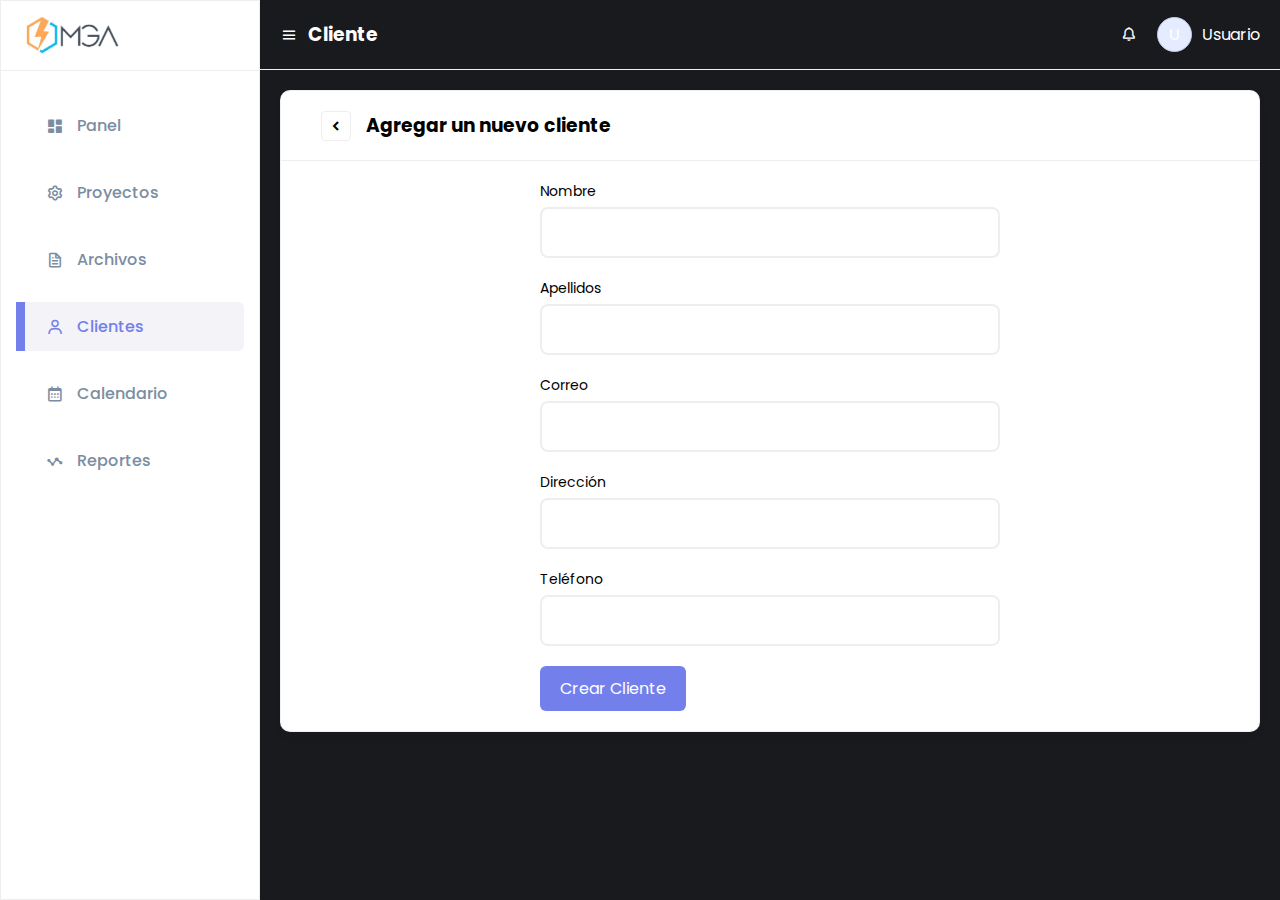
<file: addclient.html>
<!DOCTYPE html>
<html lang="es">
<head>
    <meta charset="UTF-8">
    <meta name="viewport" content="width=device-width, initial-scale=1.0">
    <title>Document</title>
    <link rel="stylesheet" href="css/style.css">
    <link href='https://unpkg.com/boxicons@2.1.4/css/boxicons.min.css' rel='stylesheet'>
</head>
<body>
    <div class="container">
        <aside class="aside">
            <div class="top">
                <a href="" class="top_logo">
                    <img src="img/logo2.png" alt="">
                </a>
            </div>
            <div class="sidebar">
                <a href="index.html">
                    <i class='bx bxs-dashboard'></i>
                    <p>Panel</p>
                </a>
                <a href="projects.html">
                    <i class='bx bx-cog'></i>
                    <p>Proyectos</p>
                </a>
                <a href="archivos.html">
                    <i class='bx bx-file' ></i>
                    <p>Archivos</p>
                </a>
                <a href="clients.html" class="active">
                    <i class='bx bx-user' ></i>
                    <p>Clientes</p>
                </a>
                <a href="#">
                    <i class='bx bx-calendar' ></i>
                    <p>Calendario</p>
                </a>
                <a href="#">
                    <i class='bx bx-stats' ></i>
                    <p>Reportes</p>
                </a>
            </div>
        </aside>
        <main class="main">

            <nav class="navbar">
                
                <div class="navbar_left">
                    <a href="">
                        <i class='bx bx-menu' ></i>
                    </a>
                    <h3>Cliente</h3>
                </div>
                <div class="navbar_right">
                    <a href="#">
                        <i class='bx bx-bell' ></i>
                    </a>
                    <a href="#" class="perfil_user">
                        <div class="perfil_icon">
                            <p>U</p>
                        </div>
                        <p>Usuario</p>
                    </a>
                </div>

            </nav>

            <div class="page_project">
                
                <div class="project">


                    <div class="top">
                        
                        <div class="head">
                            <a href="clients.html">
                                <i class='bx bxs-chevron-left' ></i>
                            </a>
                            <h3>Agregar un nuevo cliente</h3>
                        </div>

                    </div>

                    <div class="form">

                        <form action="" class="form_box" method="POST">


                            <div class="form_group">
                                <label for="">Nombre</label>
                                <input type="text" name="nombre">
                            </div>

                            <div class="form_group">
                                <label for="">Apellidos</label>
                                <input type="text" name="apellidos">
                            </div>

                            <div class="form_group">
                                <label for="">Correo</label>
                                <input type="text" name="correo">
                            </div>

                            <div class="form_group">
                                <label for="">Dirección</label>
                                <input type="text">
                            </div>

                            <div class="form_group">
                                <label for="">Teléfono</label>
                                <input type="text">
                            </div>

                            <input type="submit" value="Crear Cliente">

                        </form>

                    </div>

                </div>

            </div>



        </main>
    </div>

    
</body>
</html>
</file>
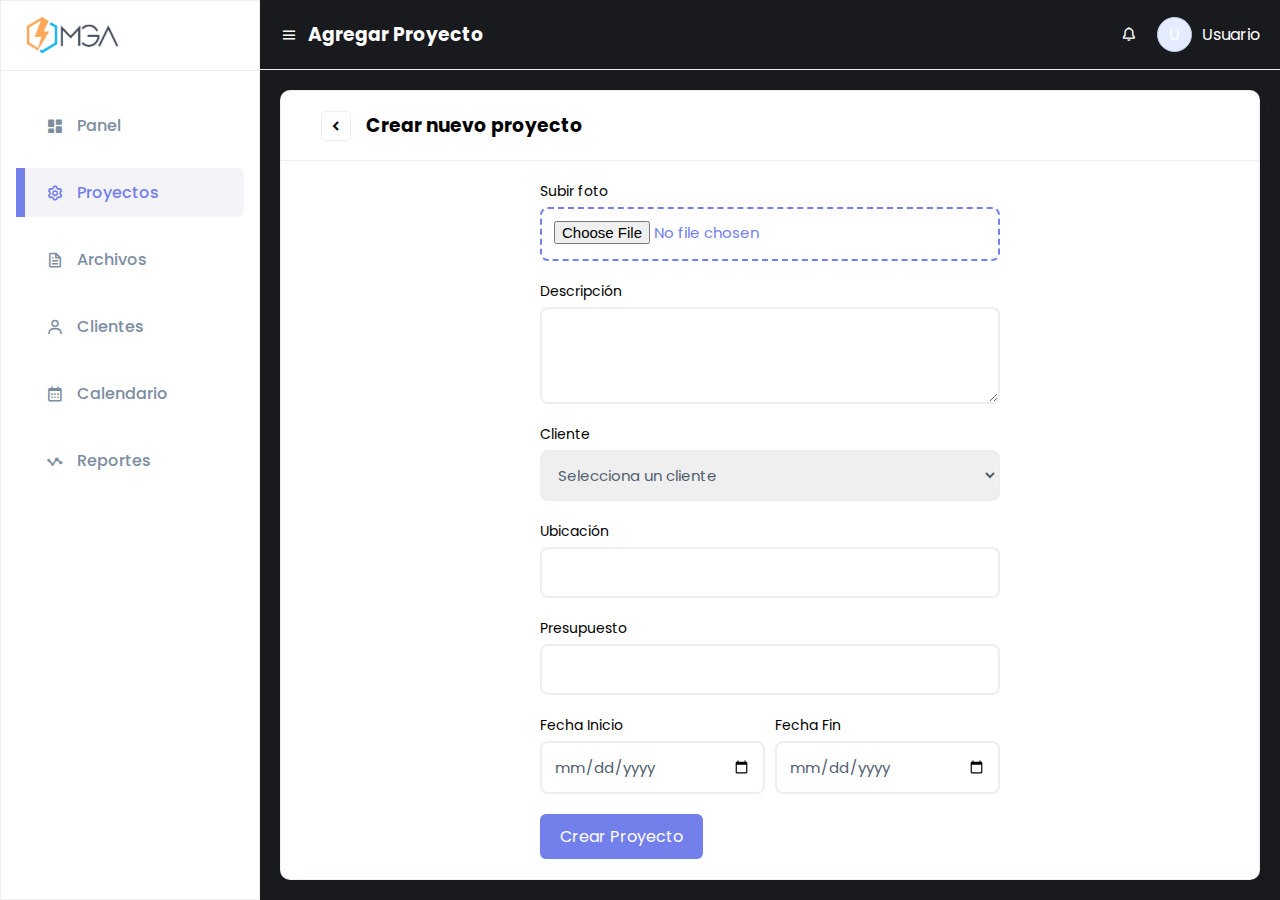
<file: addproject.html>
<!DOCTYPE html>
<html lang="es">
<head>
    <meta charset="UTF-8">
    <meta name="viewport" content="width=device-width, initial-scale=1.0">
    <title>Document</title>
    <link rel="stylesheet" href="css/style.css">
    <link href='https://unpkg.com/boxicons@2.1.4/css/boxicons.min.css' rel='stylesheet'>
</head>
<body>
    <div class="container">
        <aside class="aside">
            <div class="top">
                <a href="" class="top_logo">
                    <img src="img/logo2.png" alt="">
                </a>
            </div>
            <div class="sidebar">
                <a href="index.html">
                    <i class='bx bxs-dashboard'></i>
                    <p>Panel</p>
                </a>
                <a href="projects.html"  class="active">
                    <i class='bx bx-cog'></i>
                    <p>Proyectos</p>
                </a>
                <a href="archivos.html">
                    <i class='bx bx-file' ></i>
                    <p>Archivos</p>
                </a>
                <a href="clients.html">
                    <i class='bx bx-user' ></i>
                    <p>Clientes</p>
                </a>
                <a href="#">
                    <i class='bx bx-calendar' ></i>
                    <p>Calendario</p>
                </a>
                <a href="#">
                    <i class='bx bx-stats' ></i>
                    <p>Reportes</p>
                </a>
            </div>
        </aside>
        <main class="main">

            <nav class="navbar">
                
                <div class="navbar_left">
                    <a href="">
                        <i class='bx bx-menu' ></i>
                    </a>
                    <h3>Agregar Proyecto</h3>
                </div>
                <div class="navbar_right">
                    <a href="#">
                        <i class='bx bx-bell' ></i>
                    </a>
                    <a href="#" class="perfil_user">
                        <div class="perfil_icon">
                            <p>U</p>
                        </div>
                        <p>Usuario</p>
                    </a>
                </div>

            </nav>

            <div class="page_project">
                
                <div class="project">


                    <div class="top">
                        
                        <div class="head">
                            <a href="projects.html">
                                <i class='bx bxs-chevron-left' ></i>
                            </a>
                            <h3>Crear nuevo proyecto</h3>
                        </div>

                    </div>

                    <div class="form">

                        <form action="" class="form_box" method="POST">

                            <div class="form_group file_input">
                                <label for="">Subir foto</label>
                                <input type="file" >
                            </div>

                            <div class="form_group">
                                <label for="">Descripción</label>
                                <textarea name="" id="" cols="3" rows="3"></textarea>
                            </div>

                            <div class="form_group">
                                <label for="">Cliente</label>
                                <select name="" id="">
                                    <option value="">Selecciona un cliente</option>
                                    <option value="">Pedro Gomez</option>
                                    <option value="">Ana Perez</option>
                                    <option value="">Miguel Castro</option>
                                </select>
                            </div>

                            <div class="form_group">
                                <label for="">Ubicación</label>
                                <input type="text">
                            </div>

                            <div class="form_group">
                                <label for="">Presupuesto</label>
                                <input type="text">
                            </div>

                            <div class="dates">
                                <div class="form_group">
                                    <label for="">Fecha Inicio</label>
                                    <input type="date">
                                </div>
    
                                <div class="form_group">
                                    <label for="">Fecha Fin</label>
                                    <input type="date">
                                </div>
                            </div>

                            <input type="submit" value="Crear Proyecto">

                        </form>

                    </div>

                </div>

            </div>



        </main>
    </div>

    
</body>
</html>
</file>
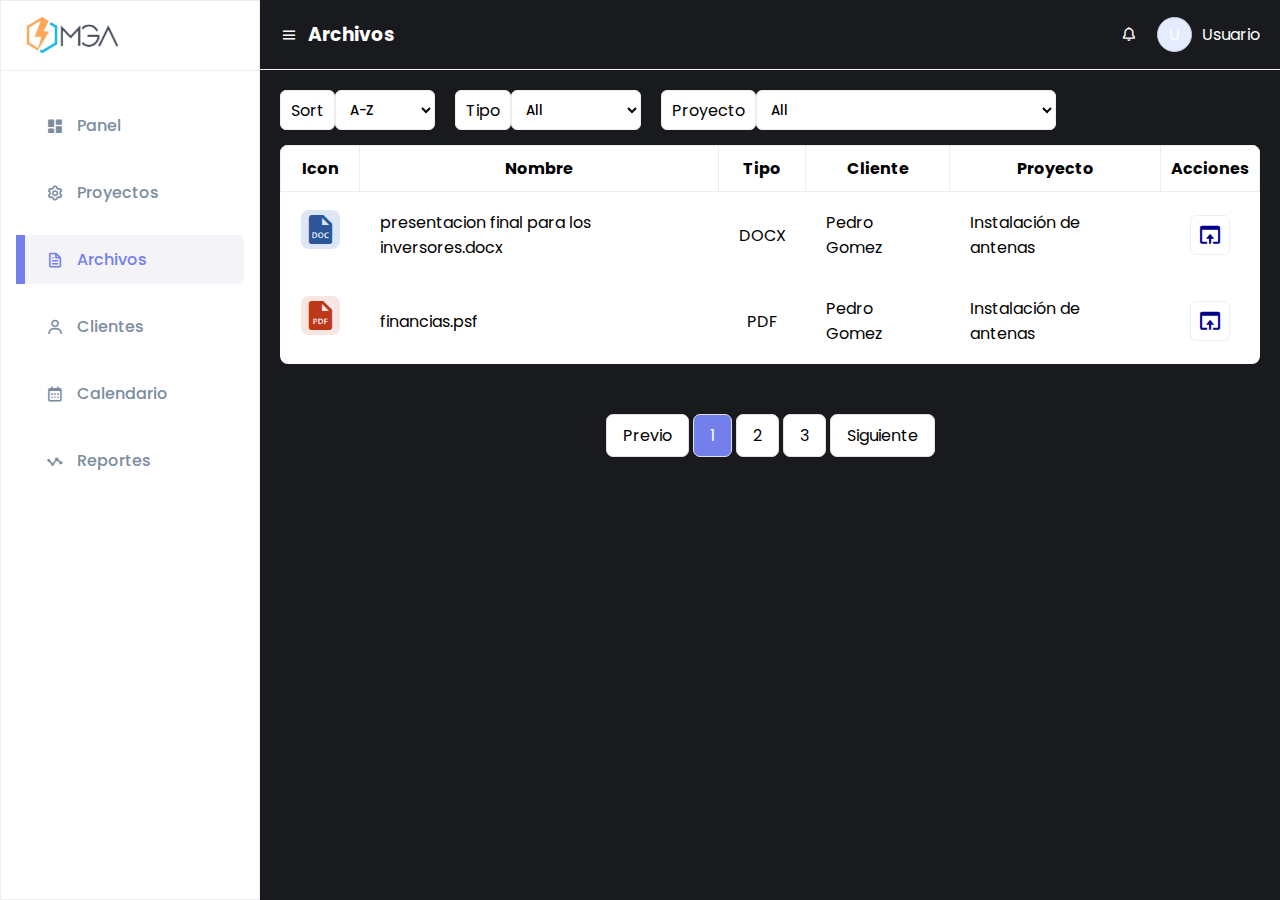
<file: archivos.html>
<!DOCTYPE html>
<html lang="es">
<head>
    <meta charset="UTF-8">
    <meta name="viewport" content="width=device-width, initial-scale=1.0">
    <title>Document</title>
    <link rel="stylesheet" href="css/style.css">
    <link href='https://unpkg.com/boxicons@2.1.4/css/boxicons.min.css' rel='stylesheet'>
</head>
<body>
    <div class="container">
        <aside class="aside">
            <div class="top">
                <a href="" class="top_logo">
                    <img src="img/logo2.png" alt="">
                </a>
            </div>
            <div class="sidebar">
                <a href="index.html">
                    <i class='bx bxs-dashboard'></i>
                    <p>Panel</p>
                </a>
                <a href="projects.html"  class="">
                    <i class='bx bx-cog'></i>
                    <p>Proyectos</p>
                </a>
                <a href="archivos.html" class="active">
                    <i class='bx bx-file' ></i>
                    <p>Archivos</p>
                </a>
                <a href="clients.html">
                    <i class='bx bx-user' ></i>
                    <p>Clientes</p>
                </a>
                <a href="#">
                    <i class='bx bx-calendar' ></i>
                    <p>Calendario</p>
                </a>
                <a href="#">
                    <i class='bx bx-stats' ></i>
                    <p>Reportes</p>
                </a>
            </div>
        </aside>
        <main class="main">

            <nav class="navbar">
                
                <div class="navbar_left">
                    <a href="">
                        <i class='bx bx-menu' ></i>
                    </a>
                    <h3>Archivos</h3>
                </div>
                <div class="navbar_right">
                    <a href="#">
                        <i class='bx bx-bell' ></i>
                    </a>
                    <a href="#" class="perfil_user">
                        <div class="perfil_icon">
                            <p>U</p>
                        </div>
                        <p>Usuario</p>
                    </a>
                </div>

            </nav>

            <div class="page_projects">

                <div class="nav_project">
                    <div class="options">

                        <div class="filters">
                            <div class="orderBy">
                                <p class="opt">Sort</p>
                                <select name="" id="">
                                    <option value="">A-Z</option>
                                    <option value="">Tamaño</option>
                                </select>
                            </div>
    
                            <div class="stateBy">
                                <p class="opt">Tipo</p>
                                <select name="" id="">
                                    <option value="">All</option>
                                    <option value="">Documentos</option>
                                    <option value="">PDF</option>
                                    <option value="">Excel</option>
                                </select>
                            </div>

                            <div class="stateBy">
                                <p class="opt">Proyecto</p>
                                <select name="" id="">
                                    <option value="">All</option>
                                    <option value="">Instalación de antenas</option>
                                    <option value="">Ejecución de electrificación en el centro poblado de JLO</option>
                                    <option value="">Instalacion de equipos electrónicos para la Municipalidad de Chiclayo</option>
                                </select>
                            </div>
                        </div>
                       
                    </div>

                    <!--
                    <a href="addproject.html">
                        <i class='bx bx-plus' ></i>
                        <span>Agregar archivo</span>
                    </a>
                    -->
                </div>
                
                <div id="projectsContainer" class="projects">

                    <div class="table_box">
                        <table class="table">
                            <thead>
                                <tr>
                                    <th>Icon</th>
                                    <th>Nombre</th>
                                    <th>Tipo</th>
                                    <th>Cliente</th>
                                    <th>Proyecto</th>
                                    <th>Acciones</th>
                                </tr>
                            </thead>
                            <tbody>
                                <tr>
                                    <td class="ico">
                                        <span class="icon doc">
                                            <i class='bx bxs-file-doc' ></i>
                                        </span>
                                    </td>
                                    <td>presentacion final para los inversores.docx</td>
                                    <td class="type">DOCX</td>
                                    <td>Pedro Gomez</td>
                                    <td>Instalación de antenas</td>
                                    <td class="view">
                                        <a href="">
                                            <span>Visualizar</span>
                                            <i class='bx bx-window-open'></i>
                                        </a>
                                    </td>
                                </tr>

                                <tr>
                                    <td class="ico">
                                        <span class="icon pdf">
                                            <i class='bx bxs-file-pdf' ></i>
                                        </span>
                                    </td>
                                    <td>financias.psf</td>
                                    <td class="type">PDF</td>
                                    <td>Pedro Gomez</td>
                                    <td>Instalación de antenas</td>
                                    <td class="view">
                                        <a href="">
                                            <span>Visualizar</span>
                                            <i class='bx bx-window-open'></i>
                                        </a>
                                    </td>
                                </tr>
    
                            </tbody>
    
                        </table>
                    </div>
                </div>

                <div class="pagination">
                        
                    <ul>
                        <li>
                            <a href="">
                                <span>Previo</span>
                            </a>
                        </li>
                        <li>
                            <a href=""  class="active">1</a>
                        </li>
                        <li>
                            <a href="">2</a>
                        </li>
                        <li>
                            <a href="">3</a>
                        </li>
                        <li>
                            <a href="">
                                <span>Siguiente</span>
                            </a>
                        </li>
                    </ul>

                </div>


            </div>

        </main>
    </div>

    <script src="js/app.js"></script>
</body>
</html>
</file>
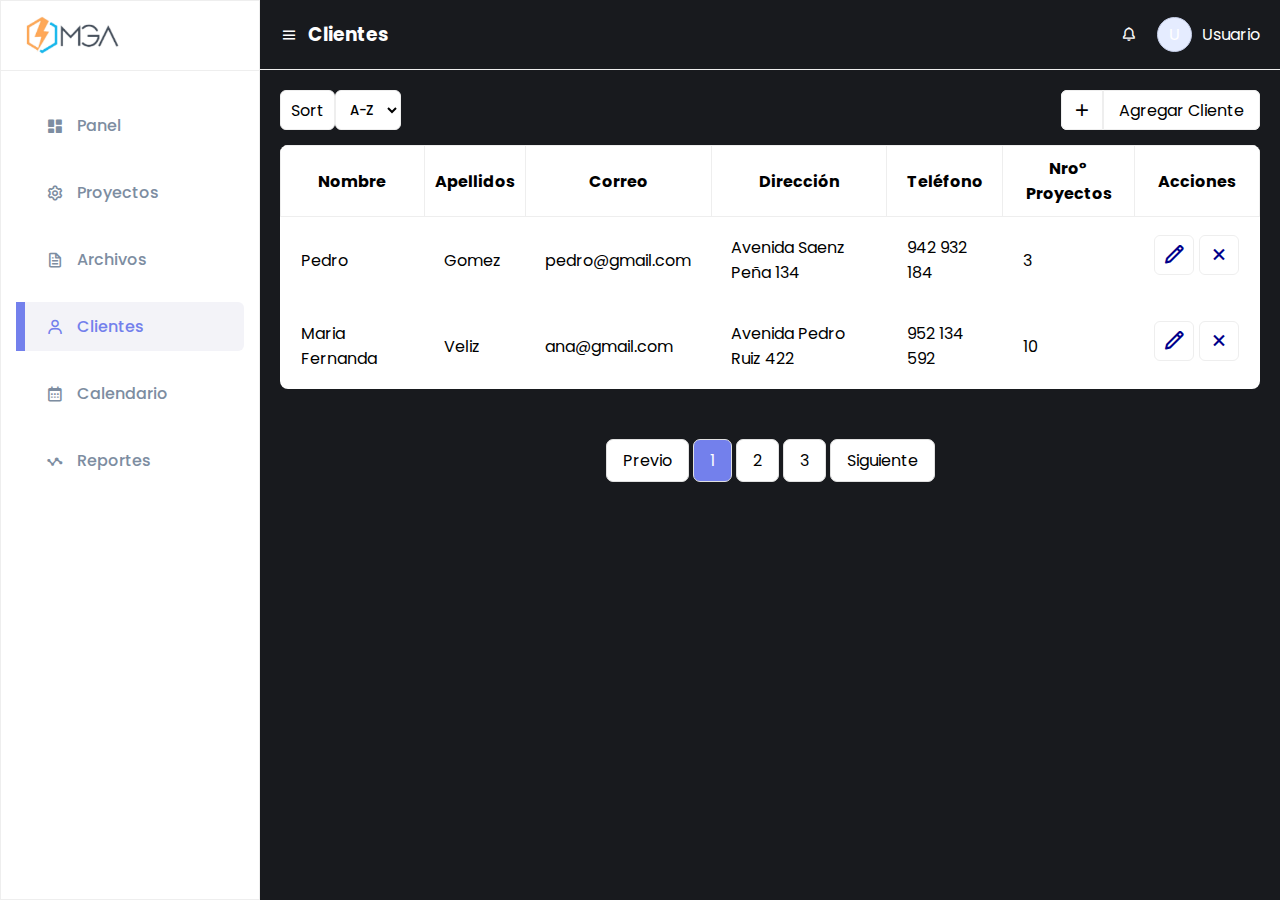
<file: clients.html>
<!DOCTYPE html>
<html lang="es">
<head>
    <meta charset="UTF-8">
    <meta name="viewport" content="width=device-width, initial-scale=1.0">
    <title>Document</title>
    <link rel="stylesheet" href="css/style.css">
    <link href='https://unpkg.com/boxicons@2.1.4/css/boxicons.min.css' rel='stylesheet'>
</head>
<body>
    <div class="container">
        <aside class="aside">
            <div class="top">
                <a href="" class="top_logo">
                    <img src="img/logo2.png" alt="">
                </a>
            </div>
            <div class="sidebar">
                <a href="index.html">
                    <i class='bx bxs-dashboard'></i>
                    <p>Panel</p>
                </a>
                <a href="projects.html"  class="">
                    <i class='bx bx-cog'></i>
                    <p>Proyectos</p>
                </a>
                <a href="archivos.html" >
                    <i class='bx bx-file' ></i>
                    <p>Archivos</p>
                </a>
                <a href="clients.html" class="active">
                    <i class='bx bx-user' ></i>
                    <p>Clientes</p>
                </a>
                <a href="#">
                    <i class='bx bx-calendar' ></i>
                    <p>Calendario</p>
                </a>
                <a href="#">
                    <i class='bx bx-stats' ></i>
                    <p>Reportes</p>
                </a>
            </div>
        </aside>
        <main class="main">

            <nav class="navbar">
                
                <div class="navbar_left">
                    <a href="">
                        <i class='bx bx-menu' ></i>
                    </a>
                    <h3>Clientes</h3>
                </div>
                <div class="navbar_right">
                    <a href="#">
                        <i class='bx bx-bell' ></i>
                    </a>
                    <a href="#" class="perfil_user">
                        <div class="perfil_icon">
                            <p>U</p>
                        </div>
                        <p>Usuario</p>
                    </a>
                </div>

            </nav>

            <div class="page_projects">

                <div class="nav_project">
                    <div class="options">

                        <div class="filters">
                            <div class="orderBy">
                                <p class="opt">Sort</p>
                                <select name="" id="">
                                    <option value="">A-Z</option>
                                </select>
                            </div>

                        </div>
                       
                    </div>

                    <a href="addclient.html">
                        <i class='bx bx-plus' ></i>
                        <span>Agregar Cliente</span>
                    </a>

                    <!--
                    <a href="addproject.html">
                        <i class='bx bx-plus' ></i>
                        <span>Agregar archivo</span>
                    </a>
                    -->
                </div>
                
                <div id="projectsContainer" class="projects">

                    <div class="table_box">
                        <table class="table">
                            <thead>
                                <tr>
                                    <th>Nombre</th>
                                    <th>Apellidos</th>
                                    <th>Correo</th>
                                    <th>Dirección</th>
                                    <th>Teléfono</th>
                                    <th>Nro° Proyectos</th>
                                    <th>Acciones</th>
                                </tr>
                            </thead>
                            <tbody>
                                <tr>
                                    <td>Pedro</td>
                                    <td>Gomez</td>
                                    <td>pedro@gmail.com</td>
                                    <td>Avenida Saenz Peña 134</td>
                                    <td>942 932 184</td>
                                    <td>3</td>
                                    <td class="view">
                                        <a href="">
                                            <span>Editar</span>
                                            <i class='bx bx-pencil'></i>
                                        </a>
                                        <a href="">
                                            <span>Eliminar</span>
                                            <i class='bx bx-x'></i>
                                        </a>
                                    </td>
                                </tr>

                                <tr>
                                    <td>Maria Fernanda</td>
                                    <td>Veliz</td>
                                    <td>ana@gmail.com</td>
                                    <td>Avenida Pedro Ruiz 422</td>
                                    <td>952 134 592</td>
                                    <td>10</td>
                                    <td class="view">
                                        <a href="">
                                            <span>Editar</span>
                                            <i class='bx bx-pencil'></i>
                                        </a>
                                        <a href="">
                                            <span>Eliminar</span>
                                            <i class='bx bx-x'></i>
                                        </a>
                                    </td>
                                </tr>
    
                            </tbody>
    
                        </table>
                    </div>
                </div>

                <div class="pagination">
                        
                    <ul>
                        <li>
                            <a href="">
                                <span>Previo</span>
                            </a>
                        </li>
                        <li>
                            <a href=""  class="active">1</a>
                        </li>
                        <li>
                            <a href="">2</a>
                        </li>
                        <li>
                            <a href="">3</a>
                        </li>
                        <li>
                            <a href="">
                                <span>Siguiente</span>
                            </a>
                        </li>
                    </ul>

                </div>


            </div>

        </main>
    </div>

    <script src="js/app.js"></script>
</body>
</html>
</file>
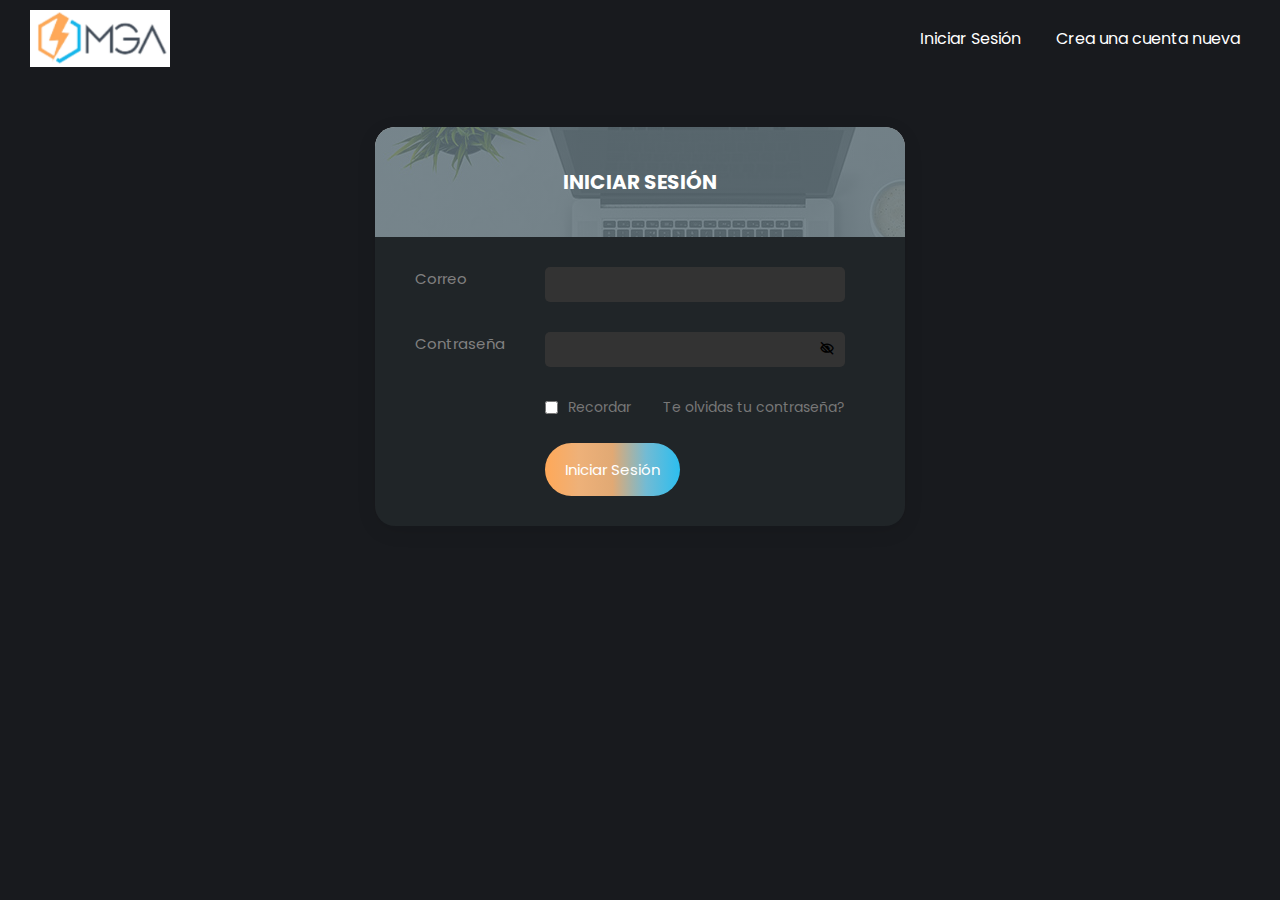
<file: login.html>
<!DOCTYPE html>
<html lang="es">
<head>
    <meta charset="UTF-8">
    <meta name="viewport" content="width=device-width, initial-scale=1.0">
    <title>Login</title>
    <link rel="stylesheet" href="css/style.css">
    <link href='https://unpkg.com/boxicons@2.1.4/css/boxicons.min.css' rel='stylesheet'>
    <link href="https://unpkg.com/aos@2.3.1/dist/aos.css" rel="stylesheet">
</head>
<body>

    <div class="auth">

        <nav class="nav">
            <a href="" class="nav_logo">
                <img src="img/logo2.png" alt="" class="logo">
            </a>
            <div class="nav_links">
                <a href="login.html">
                    Iniciar Sesión
                </a>
                <a href="register.html" class="">
                    Crea una cuenta nueva
                </a>
            </div>
        </nav>

        <div class="login">
            <div class="box" >
                <div class="login_container">
                    <h2 class="text-3xl font-medium">Iniciar Sesión</h2>
                </div>
                <form action="" class="form" method="POST">
                    <div class="form_group">
                        <label for="" class="">Correo</label>
                        <input type="text" placeholder="" class="">
                    </div>
                    <div class="form_group form_group-pass">
                        <label for="">Contraseña</label>
                        <input type="password" placeholder="" class="">
                        <span id="eyeIcon"><i class='bx bx-low-vision'></i></span>
                    </div>
                    <div class="form_options">
                        <div class="form_checkbox">
                            <input type="checkbox" id="remember">
                            <label for="remember">Recordar</label>
                        </div>
                        <a href="#" class="forget">Te olvidas tu contraseña?</a>
                    </div>
                    <input type="submit" value="Iniciar Sesión" class="form_submit">
                </form>
            </div>
        </div>
    </div>

    <script src="js/app.js"></script>   
    <script src="https://unpkg.com/aos@2.3.1/dist/aos.js"></script>
    <script>
        AOS.init();
    </script> 
</body> 
</html>
</file>
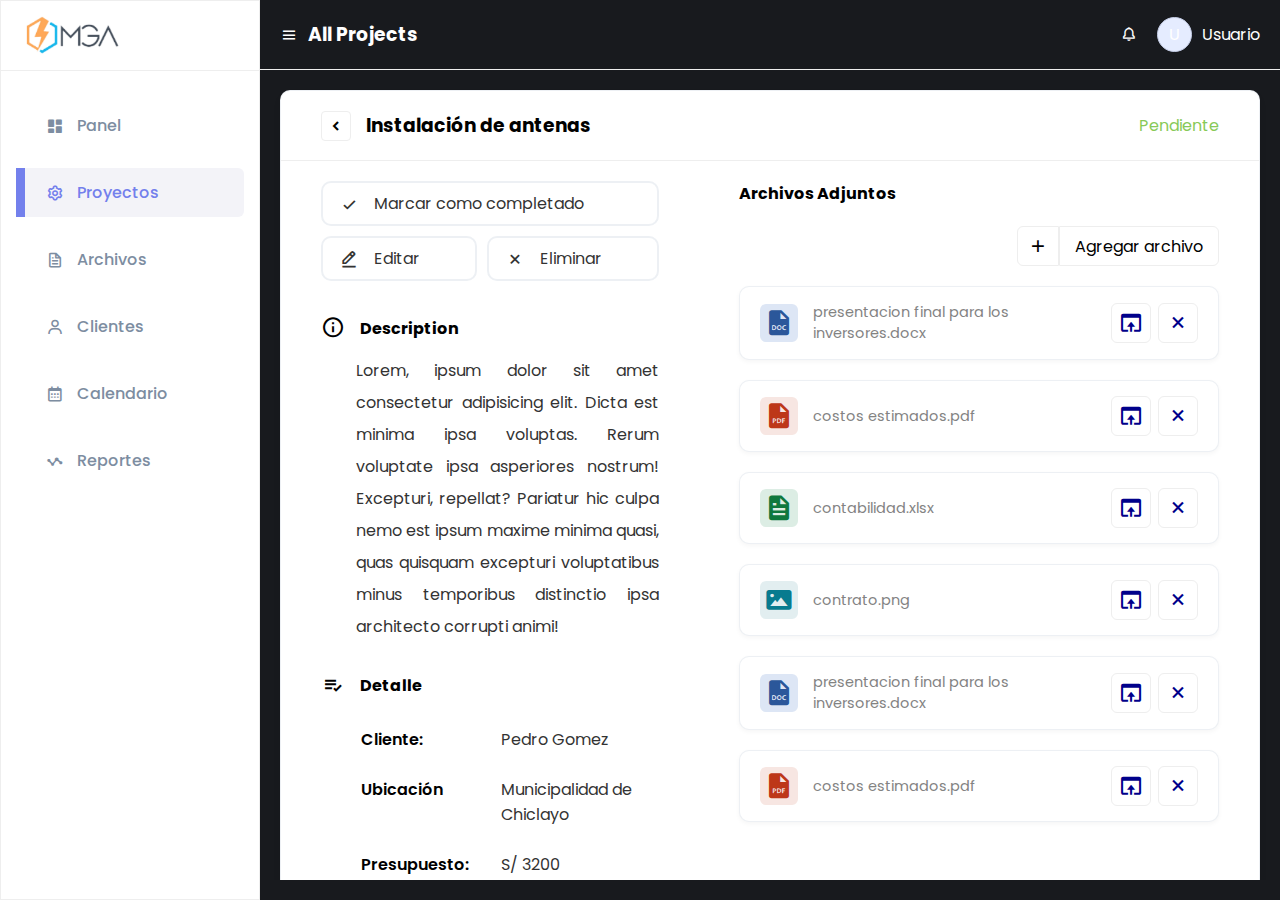
<file: project.html>
<!DOCTYPE html>
<html lang="es">
<head>
    <meta charset="UTF-8">
    <meta name="viewport" content="width=device-width, initial-scale=1.0">
    <title>Document</title>
    <link rel="stylesheet" href="css/style.css">
    <link href='https://unpkg.com/boxicons@2.1.4/css/boxicons.min.css' rel='stylesheet'>
</head>
<body>
    <div class="container">
        <aside class="aside">
            <div class="top">
                <a href="" class="top_logo">
                    <img src="img/logo2.png" alt="">
                </a>
            </div>
            <div class="sidebar">
                <a href="index.html">
                    <i class='bx bxs-dashboard'></i>
                    <p>Panel</p>
                </a>
                <a href="projects.html"  class="active">
                    <i class='bx bx-cog'></i>
                    <p>Proyectos</p>
                </a>
                <a href="archivos.html">
                    <i class='bx bx-file' ></i>
                    <p>Archivos</p>
                </a>
                <a href="clients.html">
                    <i class='bx bx-user' ></i>
                    <p>Clientes</p>
                </a>
                <a href="#">
                    <i class='bx bx-calendar' ></i>
                    <p>Calendario</p>
                </a>
                <a href="#">
                    <i class='bx bx-stats' ></i>
                    <p>Reportes</p>
                </a>
            </div>
        </aside>
        <main class="main">

            <nav class="navbar">
                
                <div class="navbar_left">
                    <a href="">
                        <i class='bx bx-menu' ></i>
                    </a>
                    <h3>All Projects</h3>
                </div>
                <div class="navbar_right">
                    <a href="#">
                        <i class='bx bx-bell' ></i>
                    </a>
                    <a href="#" class="perfil_user">
                        <div class="perfil_icon">
                            <p>U</p>
                        </div>
                        <p>Usuario</p>
                    </a>
                </div>

            </nav>

            <div class="page_project">
                
                <div class="project">


                    <div class="top">
                        
                        <div class="head">
                            <a href="projects.html">
                                <i class='bx bxs-chevron-left' ></i>
                            </a>
                            <h3>Instalación de antenas</h3>
                        </div>
                        
                        <div class="state">
                            <p class="text complete">Pendiente</p>
                        </div>

                    </div>

                    <div class="content">

                        <div class="left">

                            <div class="actions">
                                <a href="">
                                    <i class='bx bx-check' ></i>
                                    <p>Marcar como completado</p>
                                </a>
                                <a href="#">
                                    <i class='bx bx-edit-alt' ></i>
                                    Editar
                                </a>
                                <a href="#">
                                    <i class='bx bx-x' ></i>
                                    Eliminar
                                </a>
                            </div>

                            <div class="description">
                                <h4>
                                    <span><i class='bx bx-info-circle'></i></span>
                                    Description
                                </h4>
                                <p>Lorem, ipsum dolor sit amet consectetur adipisicing elit. Dicta est minima ipsa voluptas. Rerum voluptate ipsa asperiores nostrum! Excepturi, repellat? Pariatur hic culpa nemo est ipsum maxime minima quasi, quas quisquam excepturi voluptatibus minus temporibus distinctio ipsa architecto corrupti animi!</p>
                            </div>

                            <div class="information">
                                <h4>
                                    <span><i class='bx bx-list-check' ></i></span>
                                    Detalle
                                </h4>
                                <ul>
                                    <li>
                                        <p class="label">Cliente:</p>
                                        <p class="value">Pedro Gomez</p>
                                    </li>
                                    <li>
                                        <p class="label">Ubicación</p>
                                        <p class="value">Municipalidad de Chiclayo</p>
                                    </li>
                                    <li>
                                        <p class="label">Presupuesto:</p>
                                        <p class="value">S/ 3200</p>
                                    </li>
                                    <li>
                                        <p class="label">Fecha Inicio:</p>
                                        <p class="value">17 de mayo, 2024</p>
                                    </li>
                                    <li>
                                        <p class="label">Fecha Fin:</p>
                                        <p class="value">17 de Junio, 2024</p>
                                    </li>

                                </ul>
                            </div>

                            


                        </div>

                        <div class="side">
                            <h4>Archivos Adjuntos</h4>

                            <div class="files">

                                <div class="add_box">
                                    <a href="" class="add">
                                        <i class='bx bx-plus' ></i>
                                        <span>Agregar archivo</span>
                                    </a>
                                </div>

                                <div class="item">
                                    <div class="info">
                                        <span class="icon doc">
                                            <i class='bx bxs-file-doc' ></i>
                                        </span>
                                        <p>presentacion final para los inversores.docx</p>
                                    </div>
                                    <div class="actions">
                                        <a href="">
                                            <span>Visualizar</span>
                                            <i class='bx bx-window-open'></i>
                                        </a>
                                        <a href="">
                                            <span>Eliminar</span>
                                            <i class='bx bx-x' ></i>
                                        </a>
                                    </div>
                                </div>

                                <div class="item">
                                    <div class="info">
                                        <span class="icon pdf">
                                            <i class='bx bxs-file-pdf' ></i>
                                        </span>
                                        <p>costos estimados.pdf</p>
                                    </div>
                                    <div class="actions">
                                        <a href="">
                                            <span>Visualizar</span>
                                            <i class='bx bx-window-open'></i>
                                        </a>
                                        <a href="">
                                            <span>Eliminar</span>
                                            <i class='bx bx-x' ></i>
                                        </a>
                                    </div>
                                </div>

                                <div class="item">
                                    <div class="info">
                                        <span class="icon file">
                                            <i class='bx bxs-file'></i>
                                        </span>
                                        <p>contabilidad.xlsx</p>
                                    </div>
                                    <div class="actions">
                                        <a href="">
                                            <span>Visualizar</span>
                                            <i class='bx bx-window-open'></i>
                                        </a>
                                        <a href="">
                                            <span>Eliminar</span>
                                            <i class='bx bx-x' ></i>
                                        </a>
                                    </div>
                                </div>

                                <div class="item">
                                    <div class="info">
                                        <span class="icon image">
                                            <i class='bx bxs-image'></i>
                                        </span>
                                        <p>contrato.png</p>
                                    </div>
                                    <div class="actions">
                                        <a href="">
                                            <span>Visualizar</span>
                                            <i class='bx bx-window-open'></i>
                                        </a>
                                        <a href="">
                                            <span>Eliminar</span>
                                            <i class='bx bx-x' ></i>
                                        </a>
                                    </div>
                                </div>

                                <div class="item">
                                    <div class="info">
                                        <span class="icon doc">
                                            <i class='bx bxs-file-doc' ></i>
                                        </span>
                                        <p>presentacion final para los inversores.docx</p>
                                    </div>
                                    <div class="actions">
                                        <a href="">
                                            <span>Visualizar</span>
                                            <i class='bx bx-window-open'></i>
                                        </a>
                                        <a href="">
                                            <span>Eliminar</span>
                                            <i class='bx bx-x' ></i>
                                        </a>
                                    </div>
                                </div>

                                <div class="item">
                                    <div class="info">
                                        <span class="icon pdf">
                                            <i class='bx bxs-file-pdf' ></i>
                                        </span>
                                        <p>costos estimados.pdf</p>
                                    </div>
                                    <div class="actions">
                                        <a href="">
                                            <span>Visualizar</span>
                                            <i class='bx bx-window-open'></i>
                                        </a>
                                        <a href="">
                                            <span>Eliminar</span>
                                            <i class='bx bx-x' ></i>
                                        </a>
                                    </div>
                                </div>

                                


                            </div>

                        </div>

                    </div>

                </div>

            </div>

        </main>
    </div>

    
</body>
</html>
</file>
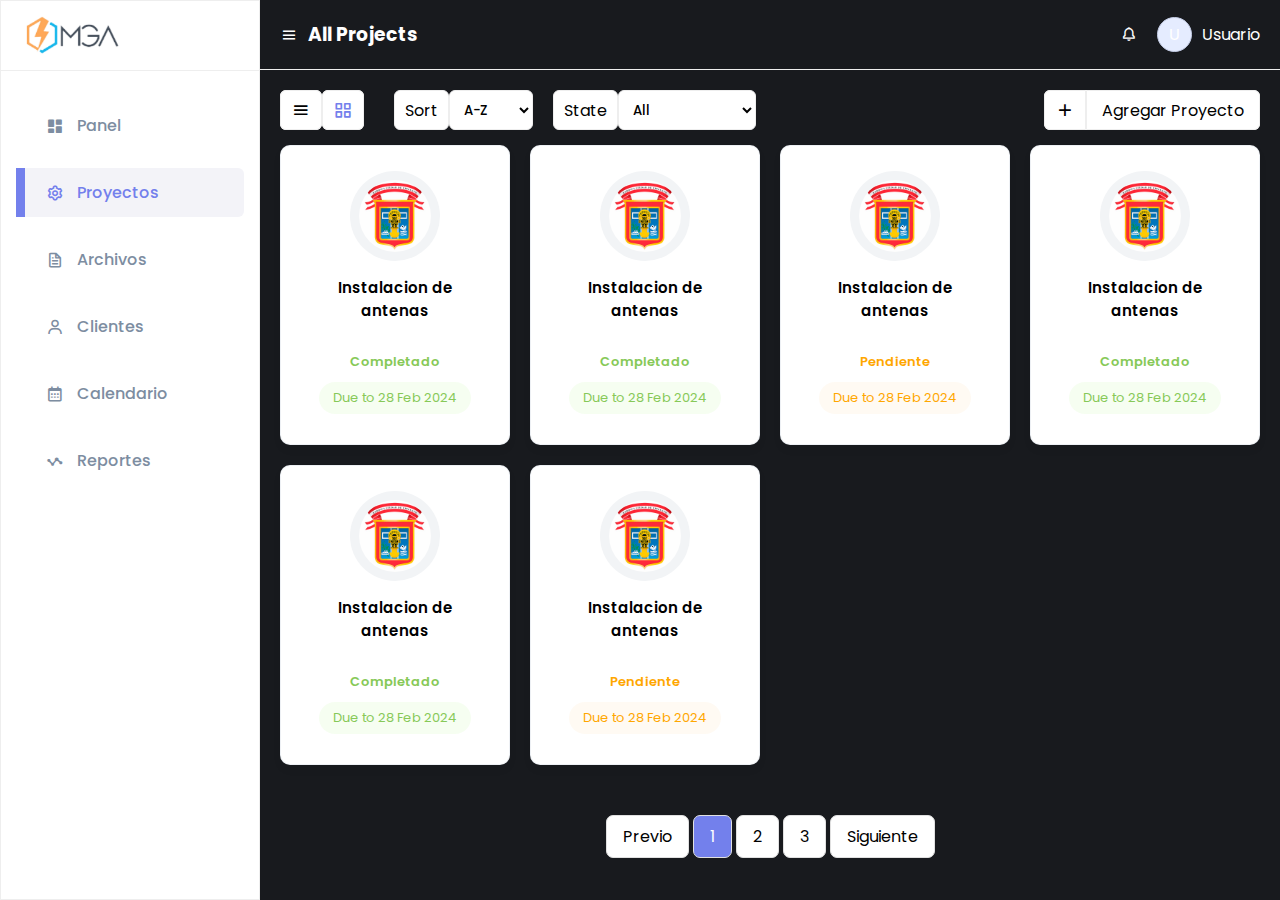
<file: projects.html>
<!DOCTYPE html>
<html lang="es">
<head>
    <meta charset="UTF-8">
    <meta name="viewport" content="width=device-width, initial-scale=1.0">
    <title>Document</title>
    <link rel="stylesheet" href="css/style.css">
    <link href='https://unpkg.com/boxicons@2.1.4/css/boxicons.min.css' rel='stylesheet'>
</head>
<body>
    <div class="container">
        <aside class="aside">
            <div class="top">
                <a href="" class="top_logo">
                    <img src="img/logo2.png" alt="">
                </a>
            </div>
            <div class="sidebar">
                <a href="index.html">
                    <i class='bx bxs-dashboard'></i>
                    <p>Panel</p>
                </a>
                <a href="projects.html"  class="active">
                    <i class='bx bx-cog'></i>
                    <p>Proyectos</p>
                </a>
                <a href="archivos.html">
                    <i class='bx bx-file' ></i>
                    <p>Archivos</p>
                </a>
                <a href="clients.html">
                    <i class='bx bx-user' ></i>
                    <p>Clientes</p>
                </a>
                <a href="#">
                    <i class='bx bx-calendar' ></i>
                    <p>Calendario</p>
                </a>
                <a href="#">
                    <i class='bx bx-stats' ></i>
                    <p>Reportes</p>
                </a>
            </div>
        </aside>
        <main class="main">

            <nav class="navbar">
                
                <div class="navbar_left">
                    <a href="">
                        <i class='bx bx-menu' ></i>
                    </a>
                    <h3>All Projects</h3>
                </div>
                <div class="navbar_right">
                    <a href="#">
                        <i class='bx bx-bell' ></i>
                    </a>
                    <a href="#" class="perfil_user">
                        <div class="perfil_icon">
                            <p>U</p>
                        </div>
                        <p>Usuario</p>
                    </a>
                </div>

            </nav>

            <div class="page_projects">

                <div class="nav_project">
                    <div class="options">
                        <a href="" id="line" class="type"><i class="bx bx-menu"></i></a>
                        <a href="" id="grid" class="type active"><i class='bx bx-grid-alt' ></i></a>

                        <div class="filters">
                            <div class="orderBy">
                                <p class="opt">Sort</p>
                                <select name="" id="">
                                    <option value="">A-Z</option>
                                    <option value="">Fecha</option>
                                </select>
                            </div>
    
                            <div class="stateBy">
                                <p class="opt">State</p>
                                <select name="" id="">
                                    <option value="">All</option>
                                    <option value="">Completados</option>
                                    <option value="">Pendientes</option>
                                </select>
                            </div>
                        </div>
                       
                    </div>

                    <a href="addproject.html">
                        <i class='bx bx-plus' ></i>
                        <span>Agregar Proyecto</span>
                    </a>
                </div>
                
                <div id="projectsContainer" class="projects grid">

                    <a href="project.html" class="project_container">
                        <div class="top_project">
                            <div class="info">
                                <div class="img">
                                    <img src="img/mpch.jpg" alt="">
                                </div>
                                <p>Instalacion de antenas</p>
                            </div>
                            <div class="state">
                                <p class="text state_text complete">Completado</p>
                                <p class="date complete">Due to 28 Feb 2024</p>
                            </div>
                        </div>
                        <!--
                        <div class="options">
                            <div class="tasks">
                                <p class="bold">67/158</p>
                                <p>Tasks</p>
                            </div>
                            <div class="price">
                                <p class="bold">S/1200</p>
                                <p>Costo</p>
                            </div>
                        </div>
                        -->
                    </a>

                    <a href="project.html" class="project_container">
                        <div class="top_project">
                            <div class="info">
                                <div class="img">
                                    <img src="img/mpch.jpg" alt="">
                                </div>
                                <p>Instalacion de antenas</p>
                            </div>
                            <div class="state">
                                <p class="text state_text complete">Completado</p>
                                <p class="date complete">Due to 28 Feb 2024</p>
                            </div>
                        </div>
                        <!--
                        <div class="options">
                            <div class="tasks">
                                <p class="bold">67/158</p>
                                <p>Tasks</p>
                            </div>
                            <div class="price">
                                <p class="bold">S/1200</p>
                                <p>Costo</p>
                            </div>
                        </div>
                        -->
                    </a>

                    <a href="project.html" class="project_container">
                        <div class="top_project">
                            <div class="info">
                                <div class="img">
                                    <img src="img/mpch.jpg" alt="">
                                </div>
                                <p>Instalacion de antenas</p>
                            </div>
                            <div class="state">
                                <p class="text state_text pending">Pendiente</p>
                                <p class="date pending">Due to 28 Feb 2024</p>
                            </div>
                        </div>
                        <!--
                        <div class="options">
                            <div class="tasks">
                                <p class="bold">67/158</p>
                                <p>Tasks</p>
                            </div>
                            <div class="price">
                                <p class="bold">S/1200</p>
                                <p>Costo</p>
                            </div>
                        </div>
                        -->
                    </a>

                    <a href="" class="project_container">
                        <div class="top_project">
                            <div class="info">
                                <div class="img">
                                    <img src="img/mpch.jpg" alt="">
                                </div>
                                <p>Instalacion de antenas</p>
                            </div>
                            <div class="state">
                                <p class="text state_text complete">Completado</p>
                                <p class="date complete">Due to 28 Feb 2024</p>
                            </div>
                        </div>
                        <!--
                        <div class="options">
                            <div class="tasks">
                                <p class="bold">67/158</p>
                                <p>Tasks</p>
                            </div>
                            <div class="price">
                                <p class="bold">S/1200</p>
                                <p>Costo</p>
                            </div>
                        </div>
                        -->
                    </a>

                    <a href="" class="project_container">
                        <div class="top_project">
                            <div class="info">
                                <div class="img">
                                    <img src="img/mpch.jpg" alt="">
                                </div>
                                <p>Instalacion de antenas</p>
                            </div>
                            <div class="state">
                                <p class="text state_text complete">Completado</p>
                                <p class="date complete">Due to 28 Feb 2024</p>
                            </div>
                        </div>
                        <!--
                        <div class="options">
                            <div class="tasks">
                                <p class="bold">67/158</p>
                                <p>Tasks</p>
                            </div>
                            <div class="price">
                                <p class="bold">S/1200</p>
                                <p>Costo</p>
                            </div>
                        </div>
                        -->
                    </a>

                    <a href="" class="project_container">
                        <div class="top_project">
                            <div class="info">
                                <div class="img">
                                    <img src="img/mpch.jpg" alt="">
                                </div>
                                <p>Instalacion de antenas</p>
                            </div>
                            <div class="state">
                                <p class="text state_text pending">Pendiente</p>
                                <p class="date pending">Due to 28 Feb 2024</p>
                            </div>
                        </div>
                        <!--
                        <div class="options">
                            <div class="tasks">
                                <p class="bold">67/158</p>
                                <p>Tasks</p>
                            </div>
                            <div class="price">
                                <p class="bold">S/1200</p>
                                <p>Costo</p>
                            </div>
                        </div>
                        -->
                    </a>

                </div>

                <div class="pagination">
                        
                    <ul>
                        <li>
                            <a href="">
                                <span>Previo</span>
                            </a>
                        </li>
                        <li>
                            <a href=""  class="active">1</a>
                        </li>
                        <li>
                            <a href="">2</a>
                        </li>
                        <li>
                            <a href="">3</a>
                        </li>
                        <li>
                            <a href="">
                                <span>Siguiente</span>
                            </a>
                        </li>
                    </ul>

                </div>


            </div>

        </main>
    </div>

    <script src="js/app.js"></script>
</body>
</html>
</file>
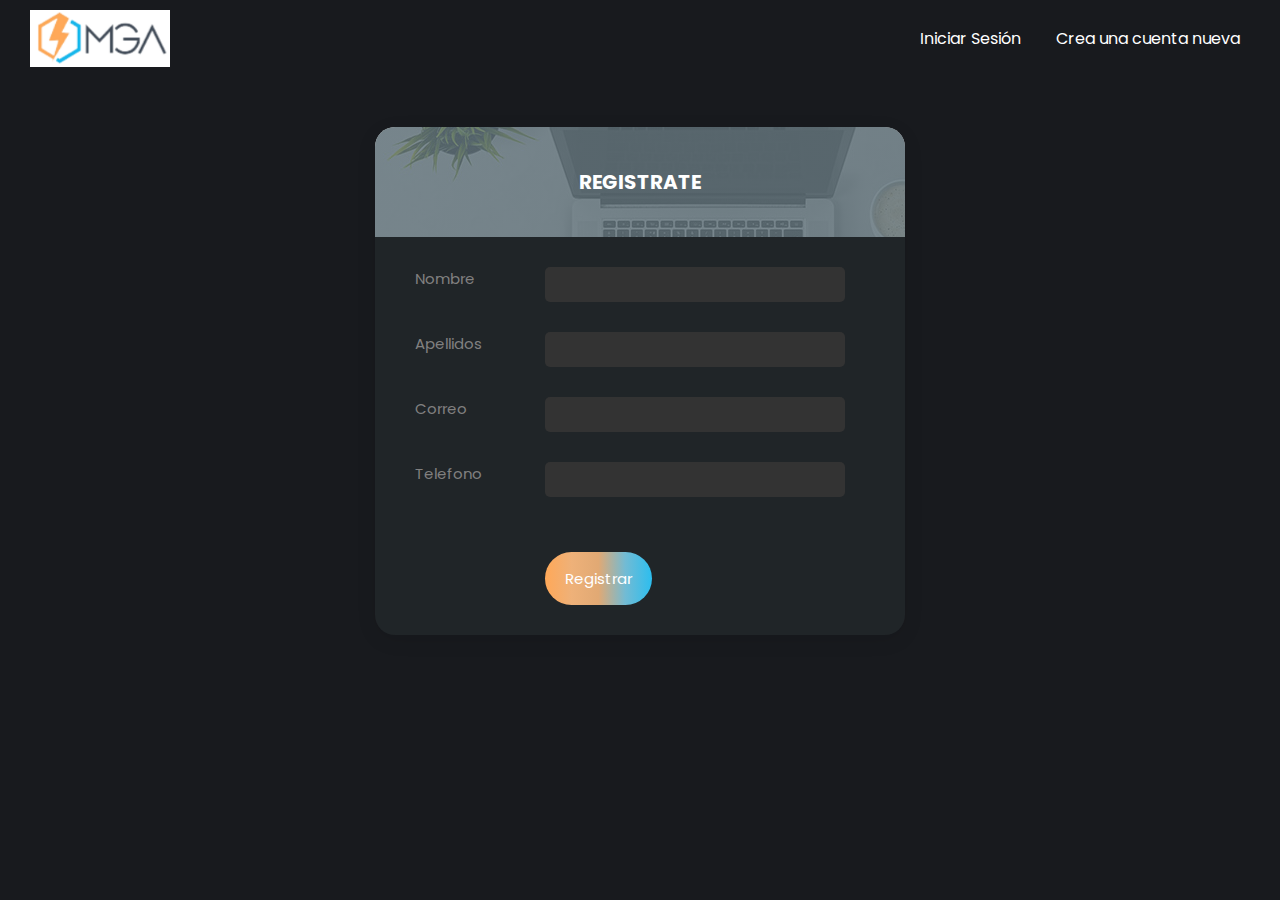
<file: register.html>
<!DOCTYPE html>
<html lang="es">
<head>
    <meta charset="UTF-8">
    <meta name="viewport" content="width=device-width, initial-scale=1.0">
    <title>Register</title>
    <link rel="stylesheet" href="css/style.css">
    <link href='https://unpkg.com/boxicons@2.1.4/css/boxicons.min.css' rel='stylesheet'>
    <link href="https://unpkg.com/aos@2.3.1/dist/aos.css" rel="stylesheet">
</head>
<body>

    <div class="auth">
        <nav class="nav">
            <a href="" class="nav_logo">
                <img src="img/logo2.png" alt="" class="logo">
            </a>
            <div class="nav_links">
                <a href="login.html">
                    Iniciar Sesión
                </a>
                <a href="register.html" class="">
                    Crea una cuenta nueva
                </a>
            </div>
        </nav>
        
        <div class="login">
            <div class="box" >
                <div class="login_container">
                    <h2 class="text-3xl font-medium">Registrate</h2>
                </div>
                <form action="" class="form" method="POST">
                    <div class="form_group">
                        <label for="" class="">Nombre</label>
                        <input type="text" placeholder="" class="" name="nombre">
                    </div>
                    <div class="form_group">
                        <label for="" class="">Apellidos</label>
                        <input type="text" placeholder="" class="" name="apellidos">
                    </div>
                    <div class="form_group">
                        <label for="" class="">Correo</label>
                        <input type="text" placeholder="" class="">
                    </div>
                    <div class="form_group">
                        <label for="" class="">Telefono</label>
                        <input type="text" placeholder="" class="" name="telefono">
                    </div>
                    <input type="submit" value="Registrar" class="form_submit">
                </form>
            </div>
        </div>
    </div>
    
    <script src="js/app.js"></script>   
    <script src="https://unpkg.com/aos@2.3.1/dist/aos.js"></script>
    <script>
        AOS.init();
    </script> 
</body> 
</html>
</file>
<file: css/style.css>
@charset "UTF-8";
@import url("https://fonts.googleapis.com/css2?family=Poppins:wght@300;400;500;600;700&display=swap");
* {
  margin: 0;
  padding: 0;
  box-sizing: border-box;
}

html {
  font-size: 62.5%;
}

body {
  font-size: 1.6rem;
  font-family: "Poppins", sans-serif;
  background-color: #F8FAFB;
  background-color: #181A1E;
}
@media screen and (min-width: 1280px) {
  body {
    height: 100vh;
    overflow: hidden;
  }
}

img {
  width: 100%;
  display: block;
}

a {
  text-decoration: none;
  color: inherit;
}

ul {
  list-style: none;
  padding: 0;
}

.container {
  /*
  display: grid;
  grid-template-columns: 1fr;
  */
  width: 100%;
}
@media screen and (min-width: 1280px) {
  .container {
    overflow: hidden;
    padding-left: 26rem;
  }
}

.complete {
  background-color: rgba(133, 238, 58, 0.07);
  color: #87c958;
}

.text.complete {
  background-color: unset;
}

.pending {
  background-color: rgba(255, 243, 223, 0.3843137255);
  color: #FFA700;
}

.text.pending {
  background-color: unset;
}

.doc {
  background-color: #DDE6F5;
  color: #2B579A;
}

.pdf {
  background-color: #F7E6E2;
  color: #BD3719;
}

.file {
  background-color: #DCEDE4;
  color: #0F783E;
}

.image {
  background-color: rgba(121, 176, 186, 0.216);
  color: rgb(7, 123, 143);
}

.table_box {
  width: 100%;
  overflow-y: auto;
}
.table_box .table {
  background-color: white;
  width: 100%;
  border: none;
  border-radius: 0.8rem;
  border-collapse: collapse;
  overflow: hidden;
}
.table_box .table thead tr {
  border-radius: 0.8rem;
}
.table_box .table thead th {
  padding: 1rem;
  border: 1px solid #eee;
}
.table_box .table tbody td {
  padding: 1.8rem 2rem;
}
.table_box .table tbody td.type {
  text-align: center;
}
.table_box .table tbody td.ico {
  display: flex;
  justify-content: center;
}
.table_box .table tbody td.ico .icon {
  border-radius: 0.8rem;
  padding: 0.2rem;
  display: grid;
  place-items: center;
}
.table_box .table tbody td.ico .icon i {
  font-size: 3.5rem;
}
.table_box .table tbody td.view {
  display: flex;
  justify-content: center;
  gap: 0.5rem;
}
.table_box .table tbody td.view a {
  border: 1px solid #eee;
  display: flex;
  align-items: center;
  justify-content: center;
  padding: 0.7rem;
  border-radius: 0.6rem;
  cursor: pointer;
  transition: all 0.1s linear;
  position: relative;
  color: darkblue;
}
.table_box .table tbody td.view a span {
  position: absolute;
  background-color: #828282;
  color: white;
  font-size: 1rem;
  display: inline-block;
  border-radius: 0.5rem;
  padding: 0.2rem 0.8rem;
  top: -2.4rem;
  right: -1.5rem;
  display: none;
}
.table_box .table tbody td.view a:hover {
  background-color: #7380EC;
  color: white;
}
.table_box .table tbody td.view a:hover span {
  display: inline-block;
}
.table_box .table tbody td.view a i {
  font-size: 2.4rem;
}

.top {
  min-height: 7rem;
  border-bottom: 1px solid #eee;
  display: flex;
  align-items: center;
  padding-left: 2rem;
  padding-right: 2rem;
}
.top .top_logo {
  width: 10rem;
}

.aside {
  border: 1px solid #eee;
  background-color: white;
  position: fixed;
  top: 0;
  left: 0;
  height: 100vh;
  width: 26rem;
  z-index: 100;
  transform: translateX(-100%);
}
@media screen and (min-width: 1280px) {
  .aside {
    position: fixed;
    height: 100vh;
    top: 0;
    left: 0;
    width: 26rem;
    transform: translateX(0);
  }
}

.sidebar {
  padding: 3rem 1.5rem;
}
.sidebar a {
  display: block;
  margin-bottom: 1.8rem;
  border-radius: 0.6rem;
  display: flex;
  align-items: center;
  padding: 1.2rem 1.6rem;
  gap: 1.3rem;
  color: #7d8da1;
  font-weight: 500;
  padding-left: 3rem;
  transition: all 0.3s ease;
}
.sidebar a i {
  color: inherit;
  font-weight: inherit;
  font-size: 1.8rem;
}
.sidebar a p {
  color: inherit;
  font-weight: inherit;
}
.sidebar a:hover {
  padding-left: 5rem;
  color: #7380ec;
}
.sidebar a.active:hover {
  padding-left: 3rem;
}
.sidebar a.active {
  background-color: rgba(226, 227, 238, 0.414);
  color: #7380ec;
  position: relative;
}
.sidebar a.active::before {
  content: "";
  position: absolute;
  height: 100%;
  width: 0.9rem;
  background-color: #7380ec;
  left: 0;
}

.right {
  padding: 2rem;
  padding-right: 0;
  height: 85vh;
  overflow-y: auto;
  padding-top: 0;
}
.right::-webkit-scrollbar {
  width: 10px;
}
.right::-webkit-scrollbar-track {
  background-color: #f1f1f1; /* Color de fondo de la pista */
}
.right::-webkit-scrollbar-thumb {
  background-color: #e6e6e6; /* Color del pulgar */
  border-radius: 5px; /* Radio de borde del pulgar */
}
.right::-webkit-scrollbar-thumb:hover {
  background-color: #d8d8d8; /* Cambio de color al pasar el ratón sobre el pulgar */
}
.right .calendar {
  width: 100%;
  margin-bottom: 2rem;
}
.right .calendar .vanilla-calendar-month,
.right .calendar .vanilla-calendar-year {
  margin-bottom: 1.5rem;
  font-size: 1.5rem;
}
.right .calendar .vanilla-calendar-day__btn {
  font-size: 1.4rem;
  margin-bottom: 1rem;
}
.right .calendar .vanilla-calendar-week__day {
  font-size: 1.4rem;
  margin-bottom: 1rem;
}
.right .date {
  color: #778CA2;
  font-weight: 500;
  font-size: 1.8rem;
  margin-bottom: 2rem;
}
.right .tasks {
  margin-top: 2rem;
}
.right .task {
  background-color: white;
  border-radius: 0.8rem;
  margin-bottom: 1rem;
  border: 1px solid rgba(119, 140, 162, 0.1843137255);
  padding: 1.5rem;
  position: relative;
  padding-left: 5rem;
}
.right .task::before {
  content: "";
  position: absolute;
  top: 50%;
  left: 2.8rem;
  transform: translateY(-50%);
  width: 0.25rem;
  height: 50%;
  background-color: #778CA2;
  border-radius: 0.2rem;
}
.right .task .time {
  display: flex;
  align-items: center;
  gap: 1rem;
  font-size: 1.4rem;
  color: #778CA2;
}
.right .task .time i {
  font-size: 1.5rem;
}
.right .task > p {
  font-size: 1.5rem;
  font-weight: 500;
  color: #333;
}

.navbar {
  min-height: 7rem;
  border-bottom: 1px solid #eee;
  padding-left: 2rem;
  padding-right: 2rem;
  display: flex;
  align-items: center;
  justify-content: space-between;
  color: white;
}
.navbar .navbar_left {
  display: flex;
  align-items: center;
  gap: 1rem;
}
.navbar .navbar_left i {
  margin-top: 0.7rem;
  font-size: 1.8rem;
}
.navbar .navbar_right {
  display: flex;
  align-items: center;
  justify-content: center;
  gap: 2rem;
}
.navbar .navbar_right .perfil_user {
  display: flex;
  align-items: center;
  gap: 1rem;
}
.navbar .navbar_right i {
  margin-top: 0.5rem;
}
.navbar .navbar_right .perfil_icon {
  width: 3.5rem;
  height: 3.5rem;
  background-color: #E5ECFF;
  display: grid;
  place-content: center;
  border-radius: 50%;
  border: 1px solid rgb(196, 205, 230);
}

.dashboard {
  padding-left: 2rem;
  padding-right: 2rem;
  padding-top: 2rem;
  padding-bottom: 2rem;
}
@media screen and (min-width: 1028px) {
  .dashboard {
    display: grid;
    grid-template-columns: 2fr 38rem;
  }
}
@media screen and (min-width: 1280px) {
  .dashboard {
    grid-template-columns: 1fr 41rem;
  }
}
.dashboard .insights {
  display: grid;
  grid-template-columns: repeat(1, 1fr);
  gap: 2rem;
}
@media screen and (min-width: 768px) {
  .dashboard .insights {
    grid-template-columns: repeat(2, 1fr);
  }
}
.dashboard .insights > a {
  background-color: white;
  border-radius: 1rem;
  padding: 2rem 2.5rem;
  background-color: #202528;
  box-shadow: 0 2rem 3rem rgba(0, 0, 0, 0.4);
  color: white;
  display: flex;
  align-items: center;
  justify-content: space-between;
  text-align: center;
  gap: 1.8rem;
  flex-wrap: wrap;
  border: 1px solid rgba(198, 211, 224, 0.184);
  transition: all 0.2s linear;
}
.dashboard .insights > a:hover {
  box-shadow: unset;
}
@media screen and (min-width: 1410px) {
  .dashboard .insights > a {
    justify-content: space-between;
  }
}
.dashboard .insights > a .porcent {
  align-self: flex-end;
  color: #333;
}
.dashboard .insights > a .porcent.good {
  color: #6DD230;
}
.dashboard .insights > a .porcent.bad {
  color: #FE4F98;
}
.dashboard .insights > a .content {
  display: flex;
  align-items: center;
  gap: 1.8rem;
  flex-wrap: wrap;
  justify-content: center;
}
.dashboard .insights > a .content > span {
  width: 6.5rem;
  height: 6.5rem;
  background-color: #7380EC;
  color: white;
  display: flex;
  align-items: center;
  justify-content: center;
  border-radius: 50%;
  margin-top: 0.5rem;
  position: relative;
  z-index: 10;
  border: 5px solid #E5ECFF;
}
.dashboard .insights > a .content > span > i {
  font-size: 2.5rem;
}
.dashboard .insights > a .content > span.projects {
  background-color: #FF7782;
  border: 5px solid #fef0f1;
}
.dashboard .insights > a .content > span.clients {
  background-color: #41F1B6;
  border: 5px solid #E9F9E0;
}
.dashboard .insights .info {
  text-align: center;
}
@media screen and (min-width: 1089px) {
  .dashboard .insights .info {
    text-align: left;
  }
}
.dashboard .insights .info p {
  font-size: 1.4rem;
  font-weight: 500;
  margin-bottom: 0.1rem;
  color: white;
}
.dashboard .insights .info h4 {
  font-size: 2.45rem;
  font-weight: 700;
  color: white;
}
.dashboard .left {
  padding-bottom: 3rem;
}
@media screen and (min-width: 1280px) {
  .dashboard .left {
    height: 90vh;
    overflow-y: auto;
  }
}
.dashboard .left::-webkit-scrollbar {
  width: 8px;
  display: none;
}
.dashboard .left::-webkit-scrollbar-track {
  background-color: #f1f1f1; /* Color de fondo de la pista */
}
.dashboard .left::-webkit-scrollbar-thumb {
  background-color: #e6e6e6; /* Color del pulgar */
  border-radius: 5px; /* Radio de borde del pulgar */
}
.dashboard .left::-webkit-scrollbar-thumb:hover {
  background-color: #d8d8d8; /* Cambio de color al pasar el ratón sobre el pulgar */
}
.dashboard .left > h3 {
  margin-top: 4rem;
}
.dashboard .left > .projects {
  display: grid;
  grid-template-columns: repeat(1, 1fr);
  gap: 2rem;
  margin-top: 2rem;
}
.dashboard .left > .projects .project {
  background-color: white;
  border: 1px solid rgba(119, 140, 162, 0.1843137255);
  border-radius: 0.8rem;
  box-shadow: 0px 5px 10px rgba(0, 0, 0, 0.04);
  display: flex;
  align-items: center;
  justify-content: space-between;
  flex-wrap: wrap;
  transition: all 0.2s linear;
}
@keyframes moveArrow {
  from {
    transform: translateX(1.5rem);
  }
  to {
    transform: translateX(0);
  }
}
.dashboard .left > .projects .project:hover {
  background-color: rgba(122, 126, 255, 0.2823529412);
  background-color: rgba(45, 39, 214, 0.5450980392);
  color: white;
}
.dashboard .left > .projects .project:hover .content > span i {
  visibility: visible;
  animation: moveArrow 0.7s alternate-reverse infinite;
}
.dashboard .left > .projects .project .head {
  padding: 2rem 1.5rem;
  padding-left: 4rem;
  text-align: center;
}
.dashboard .left > .projects .project .content {
  display: flex;
  padding: 2rem 1.8rem;
  justify-content: space-between;
  align-items: center;
  gap: 2rem;
}
.dashboard .left > .projects .project .content > span i {
  margin-top: 0.5rem;
  display: block;
  visibility: hidden;
  font-size: 2rem;
}
.dashboard .left > .projects .project .content .task {
  display: flex;
  align-items: center;
  gap: 0.4rem;
  font-size: 1.4rem;
}
.dashboard .left > .projects .project .content .task i {
  margin-top: 0.5rem;
  font-size: 1.9rem;
}
.dashboard .left > .projects .project .content .date {
  border: 1px solid #eee;
  display: inline-block;
  padding: 0.6rem 1.4rem;
  border-radius: 2.8rem;
  font-size: 1.4rem;
}

.page_projects {
  height: 90vh;
  overflow-y: auto;
}
.page_projects::-webkit-scrollbar {
  width: 10px;
}
.page_projects::-webkit-scrollbar-track {
  background-color: #f1f1f1; /* Color de fondo de la pista */
}
.page_projects::-webkit-scrollbar-thumb {
  background-color: #e6e6e6; /* Color del pulgar */
  border-radius: 5px; /* Radio de borde del pulgar */
}
.page_projects::-webkit-scrollbar-thumb:hover {
  background-color: #d8d8d8; /* Cambio de color al pasar el ratón sobre el pulgar */
}
.page_projects .nav_project {
  display: flex;
  align-items: center;
  justify-content: space-between;
  padding-right: 2rem;
  padding-top: 2rem;
  padding-left: 2rem;
  flex-wrap: wrap;
  gap: 2rem;
}
.page_projects .nav_project .filters {
  display: flex;
  align-items: center;
  gap: 1rem;
  flex-wrap: wrap;
}
@media screen and (min-width: 578px) {
  .page_projects .nav_project .filters {
    gap: 2rem;
  }
}
.page_projects .nav_project .filters .orderBy,
.page_projects .nav_project .filters .stateBy {
  display: flex;
  align-items: center;
  flex-wrap: wrap;
}
.page_projects .nav_project .filters .opt,
.page_projects .nav_project .filters select {
  background-color: white;
  height: 4rem;
  display: flex;
  align-items: center;
  justify-content: center;
  padding-left: 1rem;
  padding-right: 1rem;
  border-radius: 0.6rem;
  border: 1px solid #eee;
  font-family: inherit;
  max-width: 30rem;
  overflow: hidden;
}
.page_projects .nav_project .filters .opt option,
.page_projects .nav_project .filters select option {
  max-width: 30rem;
  text-overflow: ellipsis;
}
.page_projects .nav_project .filters select {
  font-weight: 500;
  outline: none;
}
.page_projects .nav_project .options {
  display: flex;
  align-items: center;
  flex-wrap: wrap;
  gap: 1rem;
}
@media screen and (min-width: 578px) {
  .page_projects .nav_project .options {
    gap: unset;
  }
}
.page_projects .nav_project .options a.type i {
  border-radius: 0.6rem;
}
.page_projects .nav_project .options a.type:last-of-type {
  margin-right: 3rem;
}
.page_projects .nav_project .options a.type.active {
  color: #7380EC;
}
.page_projects .nav_project a {
  display: flex;
  align-items: center;
  height: 4rem;
  background-color: white;
  border-radius: 0.6rem 0.6rem 0.6rem 0.6rem;
}
.page_projects .nav_project a:hover i,
.page_projects .nav_project a:hover span {
  background-color: #7380EC;
  color: white;
}
.page_projects .nav_project a i {
  background-color: white;
  border: 1px solid #eee;
  height: 100%;
  display: flex;
  align-items: center;
  justify-content: center;
  font-size: 2rem;
  padding-left: 1rem;
  padding-right: 1rem;
  border-radius: 0.6rem 0 0 0.6rem;
}
.page_projects .nav_project a span {
  display: flex;
  align-items: center;
  justify-content: center;
  height: 100%;
  padding-left: 1.5rem;
  padding-right: 1.5rem;
  border: 1px solid #eee;
  border-radius: 0 0.6rem 0.6rem 0;
}
.page_projects .projects {
  display: grid;
  grid-template-columns: repeat(1, 1fr);
  gap: 2rem;
  padding: 1.5rem 2rem;
}
.page_projects .projects .item {
  background-color: white;
  border: 1px solid rgba(158, 175, 194, 0.184);
  box-shadow: 0px 2px 5px rgba(0, 0, 0, 0.04);
  padding: 1.5rem 2rem;
  border-radius: 1rem;
  align-items: center;
  display: flex;
  justify-content: space-between;
  margin-bottom: 2rem;
  flex-wrap: wrap;
}
.page_projects .projects .item .info {
  max-width: 33rem;
  display: flex;
  align-items: center;
  gap: 1.5rem;
  flex-wrap: wrap;
}
.page_projects .projects .item .info p {
  white-space: wrap;
  color: #838383;
  font-size: 1.45rem;
}
.page_projects .projects .item .info .icon {
  display: inline-block;
  padding: 0.4rem;
  border-radius: 0.6rem;
  display: grid;
  place-items: center;
}
.page_projects .projects .item .info .icon i {
  font-size: 3rem;
}
.page_projects .projects .item .actions {
  display: flex;
  align-items: center;
  gap: 0.7rem;
}
.page_projects .projects .item .actions p {
  border: 1px solid #eee;
  display: flex;
  align-items: center;
  justify-content: center;
  padding: 0.7rem;
  border-radius: 0.6rem;
  cursor: pointer;
  transition: all 0.1s linear;
  position: relative;
  color: darkblue;
}
.page_projects .projects .item .actions p span {
  position: absolute;
  background-color: #828282;
  color: white;
  font-size: 1rem;
  display: inline-block;
  border-radius: 0.5rem;
  padding: 0.2rem 0.8rem;
  top: -2.4rem;
  right: -1.5rem;
  display: none;
}
.page_projects .projects .item .actions p:hover {
  background-color: #7380EC;
  color: white;
}
.page_projects .projects .item .actions p:hover span {
  display: inline-block;
}
.page_projects .projects .item .actions p i {
  font-size: 2.4rem;
}
.page_projects .projects .project_container {
  background-color: white;
  border-radius: 1rem;
  border: 1px solid rgba(158, 175, 194, 0.184);
  box-shadow: 0px 5px 10px rgba(0, 0, 0, 0.04);
  transition: all 0.1s linear;
}
.page_projects .projects .project_container:hover {
  background-color: rgba(45, 39, 214, 0.5450980392);
  color: white;
}
.page_projects .projects .project_container:hover .top_project .state .state_text,
.page_projects .projects .project_container:hover .top_project .state .date {
  color: white;
}
.page_projects .projects .project_container:hover .top_project .state .date {
  background-color: unset;
}
.page_projects .projects .project_container .top_project {
  text-align: center;
  padding: 1.2rem 3rem;
  /**/
  display: flex;
  justify-content: space-between;
  align-items: center;
  flex-wrap: wrap;
  gap: 2rem;
  /*
  .date.pending{
      background-color: #FFF3DF;
      color: #FFA700;
  }
  .date.complete{
      background-color: #eeeeee75;
      color: #7D8DA1;
  }
  */
}
@media screen and (min-width: 568px) {
  .page_projects .projects .project_container .top_project {
    gap: unset;
  }
}
.page_projects .projects .project_container .top_project .state {
  display: flex;
  align-items: center;
  justify-content: center;
  gap: 1rem;
  flex-wrap: wrap;
  /*
  .state_text.pending{
      color: #FFA858;
      font-weight: 500;
  }
  */
}
@media screen and (min-width: 568px) {
  .page_projects .projects .project_container .top_project .state {
    gap: 3rem;
    justify-content: start;
  }
}
.page_projects .projects .project_container .top_project .state .state_text {
  font-size: 1.3rem;
}
.page_projects .projects .project_container .top_project .info {
  display: flex;
  align-items: center;
  justify-content: center;
  gap: 3rem;
  flex-wrap: wrap;
}
@media screen and (min-width: 568px) {
  .page_projects .projects .project_container .top_project .info {
    align-items: center;
    justify-content: start;
  }
}
.page_projects .projects .project_container .top_project p {
  padding-top: 1.6rem;
  padding-top: 0;
  font-weight: 600;
  margin: 0.5rem 0;
  font-size: 1.5rem;
}
.page_projects .projects .project_container .top_project .date {
  /*
  background-color: #eeeeee75;
  color: #7D8DA1;
  */
  font-weight: 400;
  display: inline-block;
  padding: 0.6rem 1.4rem;
  border-radius: 2rem;
  font-size: 1.3rem;
}
.page_projects .projects .project_container .top_project .img {
  width: 5.5rem;
  height: 5.5rem;
  margin: 0 auto;
  margin: unset;
  background-color: #F2F4F6;
  display: flex;
  align-items: center;
  justify-content: center;
  border-radius: 50%;
}
.page_projects .projects .project_container .top_project .img img {
  width: 80%;
  border-radius: 50%;
  margin: auto auto;
}
.page_projects .projects .project_container .options {
  display: flex;
  align-items: center;
}
.page_projects .projects .project_container .options > div {
  flex-grow: 1;
  text-align: center;
  border: 1px solid #E9F9E0;
  padding: 2rem;
}
.page_projects .projects .project_container .options p {
  font-size: 1.4rem;
}
.page_projects .projects .project_container .options .bold {
  font-weight: 600;
  font-size: 1.6rem;
  color: #333;
}
.page_projects .projects.grid {
  grid-template-columns: repeat(1, 1fr);
}
@media screen and (min-width: 768px) {
  .page_projects .projects.grid {
    grid-template-columns: repeat(2, 1fr);
  }
}
@media screen and (min-width: 920px) {
  .page_projects .projects.grid {
    grid-template-columns: repeat(3, 1fr);
  }
}
@media screen and (min-width: 1028px) {
  .page_projects .projects.grid {
    grid-template-columns: repeat(4, 1fr);
  }
}
.page_projects .projects.grid .item {
  flex-direction: column;
  padding-top: 3rem;
}
.page_projects .projects.grid .item .info {
  flex-direction: column;
  text-align: center;
}
.page_projects .projects.grid .item .info .icon i {
  font-size: 5rem;
}
.page_projects .projects.grid .top_project {
  padding: 2.5rem 3rem;
  flex-direction: column;
}
.page_projects .projects.grid .top_project .state {
  flex-direction: column;
  gap: unset;
}
.page_projects .projects.grid .top_project .info {
  flex-direction: column;
  gap: 1rem;
  margin-bottom: 2rem;
}
.page_projects .projects.grid .top_project .img {
  width: 9rem;
  height: 9rem;
}
.page_projects .pagination {
  padding: 3.5rem 2rem;
}
.page_projects .pagination ul {
  display: flex;
  align-items: center;
  justify-content: center;
  gap: 0.4rem;
  flex-wrap: wrap;
}
.page_projects .pagination ul li {
  display: flex;
  align-items: center;
  flex-wrap: wrap;
}
.page_projects .pagination ul li a {
  display: inline-block;
  background-color: white;
  padding: 0.8rem 1.6rem;
  border: 1px solid #e0e0e0;
  border-radius: 0.7rem;
  transition: all 0.1s linear;
}
.page_projects .pagination ul li a:hover {
  background-color: #7380EC;
  color: white;
}
.page_projects .pagination ul li a.active {
  background-color: #7380EC;
  color: white;
}

.page_project {
  max-height: 90vh;
  overflow-y: auto;
  padding: 2rem;
}
.page_project .project {
  background-color: white;
  border-radius: 1rem;
  border: 1px solid rgba(158, 175, 194, 0.184);
  box-shadow: 0px 5px 10px rgba(0, 0, 0, 0.04);
}
.page_project .project .top {
  border-bottom: 1px solid #eee;
  display: flex;
  justify-content: space-between;
  align-items: center;
  padding-left: 4rem;
  padding-right: 4rem;
  flex-wrap: wrap;
}
.page_project .project .top .head {
  display: flex;
  align-items: center;
}
.page_project .project .top a {
  border: 1px solid #eee;
  width: 3rem;
  height: 3rem;
  display: flex;
  align-items: center;
  justify-content: center;
  border-radius: 0.4rem;
  margin-right: 1.5rem;
}
.page_project .project .content {
  display: grid;
  grid-template-columns: 1fr;
  padding: 2rem;
  padding-left: 2rem;
  padding-right: 2rem;
  gap: 8rem;
}
@media screen and (min-width: 960px) {
  .page_project .project .content {
    grid-template-columns: 1fr 38rem;
    padding-left: 4rem;
    padding-right: 4rem;
  }
}
@media screen and (min-width: 1028px) {
  .page_project .project .content {
    grid-template-columns: 1fr 48rem;
    padding-left: 4rem;
    padding-right: 4rem;
  }
}
@media screen and (min-width: 1028px) {
  .page_project .project .content {
    padding-left: 4rem;
    padding-right: 4rem;
  }
}
.page_project .project .content .left .description {
  margin-bottom: 2.5rem;
}
.page_project .project .content .left .description h4 {
  display: flex;
  align-items: center;
  gap: 1.5rem;
}
.page_project .project .content .left .description h4 i {
  margin-top: 0.5rem;
  font-size: 2.4rem;
}
.page_project .project .content .left .description p {
  margin-top: 1rem;
  padding-left: 0;
  max-width: 75rem;
  text-align: justify;
  line-height: 2;
  color: #333;
}
@media screen and (min-width: 926px) {
  .page_project .project .content .left .description p {
    padding-left: 3.5rem;
  }
}
.page_project .project .content .left .information h4 {
  display: flex;
  align-items: center;
  gap: 1.5rem;
}
.page_project .project .content .left .information h4 i {
  margin-top: 0.5rem;
  font-size: 2.4rem;
}
.page_project .project .content .left .information ul {
  margin-top: 2.5rem;
  padding-left: 0rem;
}
@media screen and (min-width: 926px) {
  .page_project .project .content .left .information ul {
    padding-left: 4rem;
  }
}
.page_project .project .content .left .information ul li {
  display: grid;
  grid-template-columns: 1fr;
  margin-bottom: 2.5rem;
  gap: 1rem;
}
@media screen and (min-width: 768px) {
  .page_project .project .content .left .information ul li {
    grid-template-columns: 13rem 1fr;
  }
}
.page_project .project .content .left .information ul li .label {
  font-weight: 600;
}
.page_project .project .content .left .information ul li .value {
  color: #333;
}
.page_project .project .content .left .actions {
  display: flex;
  flex-direction: row;
  align-items: start;
  padding-bottom: 3rem;
  gap: 1rem;
  flex-wrap: wrap;
}
.page_project .project .content .left .actions a {
  display: inline-block;
  border: 2px solid rgba(158, 175, 194, 0.184);
  padding: 0.8rem 1.6rem;
  flex-grow: 1;
  border-radius: 1rem;
  display: flex;
  align-items: center;
  gap: 1.5rem;
  transition: all 0.1s linear;
  color: #333;
}
.page_project .project .content .left .actions a:hover {
  background-color: #7380EC;
  border: 2px solid #7380EC;
  color: white;
}
.page_project .project .content .left .actions a i {
  font-size: 2rem;
}
.page_project .project .content .side .files {
  margin-top: 2rem;
}
.page_project .project .content .side .files .add_box {
  display: flex;
  justify-content: start;
  margin-bottom: 2rem;
}
@media screen and (min-width: 926px) {
  .page_project .project .content .side .files .add_box {
    justify-content: end;
  }
}
.page_project .project .content .side .files .add {
  display: flex;
  align-items: center;
  height: 4rem;
  transition: all 0.1s linear;
  background-color: white;
  border-radius: 0.6rem 0.6rem 0.6rem 0.6rem;
}
.page_project .project .content .side .files .add:hover i,
.page_project .project .content .side .files .add:hover span {
  background-color: #7380EC;
  color: white;
}
.page_project .project .content .side .files .add i {
  background-color: white;
  border: 1px solid #eee;
  height: 100%;
  display: flex;
  align-items: center;
  justify-content: center;
  font-size: 2rem;
  padding-left: 1rem;
  padding-right: 1rem;
  border-radius: 0.6rem 0 0 0.6rem;
}
.page_project .project .content .side .files .add span {
  display: flex;
  align-items: center;
  justify-content: center;
  height: 100%;
  padding-left: 1.5rem;
  padding-right: 1.5rem;
  border: 1px solid #eee;
  border-radius: 0 0.6rem 0.6rem 0;
}
.page_project .project .content .side .files .item {
  background-color: white;
  border: 1px solid rgba(158, 175, 194, 0.184);
  box-shadow: 0px 2px 5px rgba(0, 0, 0, 0.04);
  padding: 1.5rem 2rem;
  border-radius: 1rem;
  align-items: center;
  display: flex;
  justify-content: space-between;
  margin-bottom: 2rem;
  flex-wrap: wrap;
  gap: 1rem;
}
.page_project .project .content .side .files .item .info {
  max-width: 33rem;
  display: flex;
  align-items: center;
  gap: 1.5rem;
  justify-content: center;
  flex-direction: column;
}
@media screen and (min-width: 620px) {
  .page_project .project .content .side .files .item .info {
    flex-direction: row;
  }
}
.page_project .project .content .side .files .item .info p {
  white-space: wrap;
  color: #838383;
  font-size: 1.45rem;
}
.page_project .project .content .side .files .item .info .icon {
  display: inline-block;
  padding: 0.4rem;
  border-radius: 0.6rem;
  display: grid;
  place-items: center;
}
.page_project .project .content .side .files .item .info .icon i {
  font-size: 3rem;
}
.page_project .project .content .side .files .item .actions {
  display: flex;
  align-items: center;
  gap: 0.7rem;
  margin: 0 auto;
  margin-top: 1rem;
}
@media screen and (min-width: 568px) {
  .page_project .project .content .side .files .item .actions {
    margin: unset;
  }
}
.page_project .project .content .side .files .item .actions a {
  border: 1px solid #eee;
  display: flex;
  align-items: center;
  justify-content: center;
  padding: 0.7rem;
  border-radius: 0.6rem;
  cursor: pointer;
  transition: all 0.1s linear;
  position: relative;
  color: darkblue;
}
.page_project .project .content .side .files .item .actions a span {
  position: absolute;
  background-color: #828282;
  color: white;
  font-size: 1rem;
  display: inline-block;
  border-radius: 0.5rem;
  padding: 0.2rem 0.8rem;
  top: -2.4rem;
  right: -1.5rem;
  display: none;
}
.page_project .project .content .side .files .item .actions a:hover {
  background-color: #7380EC;
  color: white;
}
.page_project .project .content .side .files .item .actions a:hover span {
  display: inline-block;
}
.page_project .project .content .side .files .item .actions a i {
  font-size: 2.4rem;
}
.page_project .project .form {
  padding: 2rem;
  max-width: 50rem;
  margin: 0 auto;
}
.page_project .project .form .form_box input[type=submit] {
  background-color: #7380EC;
  color: white;
  border: none;
  padding: 1rem 2rem;
  font-family: inherit;
  border-radius: 0.6rem;
  cursor: pointer;
  font-size: 1.6rem;
}
.page_project .project .form .form_box .form_group.file_input {
  height: 8rem;
}
.page_project .project .form .form_box .form_group.file_input input {
  width: 100%;
  height: 100%;
  border: 2px dashed #7380EC;
  color: #7380EC;
}
.page_project .project .form .form_box .dates {
  display: flex;
  align-items: center;
  justify-content: space-between;
  gap: 1rem;
  flex-wrap: wrap;
}
.page_project .project .form .form_box .dates .form_group {
  flex-grow: 1;
}
.page_project .project .form .form_box .form_group {
  display: flex;
  flex-direction: column;
  gap: 0.5rem;
  margin-bottom: 2rem;
  font-size: 1.4rem;
}
.page_project .project .form .form_box .form_group input,
.page_project .project .form .form_box .form_group select {
  padding: 1.2rem;
  border: 2px solid #eee;
  outline: none;
  border-radius: 0.8rem;
  font-family: inherit;
  color: #52606e;
  font-size: 1.5rem;
}
.page_project .project .form .form_box .form_group textarea {
  color: #52606e;
  border: 2px solid #eee;
  outline: none;
  border-radius: 0.8rem;
  font-family: inherit;
  padding: 1.2rem;
  font-size: 1.5rem;
}

.auth .nav {
  display: flex;
  flex-direction: column;
  align-items: center;
  justify-content: space-between;
  background-color: #181A1E;
  color: white;
  padding: 1rem 3rem;
  gap: 1rem;
}
@media screen and (min-width: 576px) {
  .auth .nav {
    flex-direction: row;
  }
}
.auth img.logo {
  width: 14rem;
  display: block;
}
.auth .nav_links {
  display: flex;
  flex-wrap: wrap;
  gap: 1.5rem;
}
.auth .nav_links a {
  display: inline-block;
  padding: 0rem 1rem;
}

.login {
  padding: 2rem;
  width: 100%;
  display: flex;
  justify-content: center;
  align-items: start;
  padding-top: 5rem;
}
.login .box {
  width: 530px;
  border-radius: 2rem;
  overflow: hidden;
  background-color: #202528;
  box-shadow: 0px 5px 20px rgba(0, 0, 0, 0.09);
}
.login .login_container {
  height: 110px;
  background-image: linear-gradient(to left, rgba(98, 115, 123, 0.84), rgba(98, 115, 123, 0.84)), url("/img/bg-01.jpg");
  display: flex;
  align-items: center;
  justify-content: center;
  color: white;
  position: relative;
}
.login .login_container h2 {
  font-size: 2rem;
  text-transform: uppercase;
  font-weight: bold;
}
.login .form_options {
  display: flex;
  justify-content: space-between;
  flex-wrap: wrap;
  gap: 1.5rem;
}
.login .form_checkbox {
  display: flex;
  align-items: center;
  gap: 1rem;
  font-size: 1.4rem;
  color: #777777;
}
.login .form_checkbox label {
  user-select: none;
}
.login .form {
  padding: 5rem 2.5rem;
}
.login .form .form_group {
  display: flex;
  flex-direction: column;
  gap: 0.5rem;
  margin-bottom: 3rem;
  position: relative;
}
.login .form .form_group label {
  color: gray;
  font-size: 1.5rem;
}
.login .form .form_group input {
  border: none;
  outline: none;
  height: 3.5rem;
  font-family: inherit;
  font-size: 1.5rem;
  color: white;
  background-color: #333;
  padding: 0 1rem;
  border-radius: 0.5rem;
}
.login .form .form_group-pass {
  position: relative;
}
.login .form .form_group-pass input {
  padding-right: 4rem;
}
.login .form .form_group-pass span {
  position: absolute;
  top: 50%;
  right: 1rem;
  cursor: pointer;
}
@media screen and (min-width: 576px) {
  .login .form .form_group-pass span {
    top: 15%;
  }
}
.login .forget {
  text-decoration: none;
  color: inherit;
  font-size: 1.4rem;
  color: #777;
}
.login .forget:hover {
  color: darkgreen;
}
.login .form_submit {
  padding: 1.5rem 2rem;
  border-radius: 3rem;
  border: none;
  outline: none;
  background-color: rgba(87, 184, 70, 0.8941176471);
  background: linear-gradient(to right, #FFA858, #eeb179, #e1a974, #72bbd4, #2CBEEF);
  font-family: inherit;
  color: white;
  font-size: 1.5rem;
  margin-top: 2.5rem;
  cursor: pointer;
  transition: 0.2s linear;
}
.login .form_submit:hover {
  background-color: #57b846;
}
@media screen and (min-width: 576px) {
  .login .form {
    padding: 3rem 6rem 3rem 17rem;
  }
  .login .form_group label {
    position: absolute;
    left: -13rem;
    width: 8rem;
  }
}

/*# sourceMappingURL=style.css.map */
</file>
